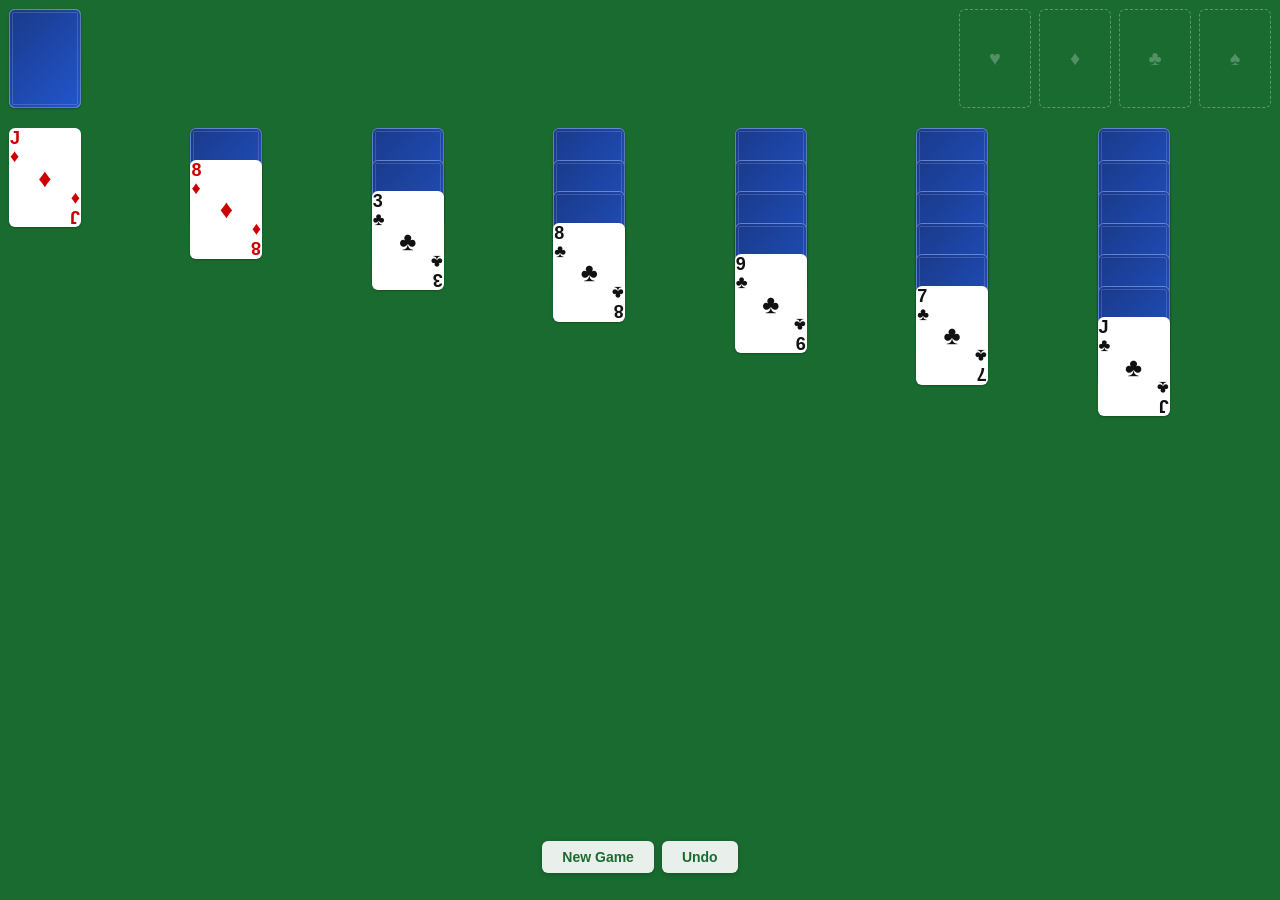
<file: index.html>
<!DOCTYPE html>
<html lang="en">
<head>
  <meta charset="UTF-8">
  <meta name="viewport" content="width=device-width, initial-scale=1.0, user-scalable=no">
  <meta name="theme-color" content="#1a6b30">
  <title>Solitaire</title>
  <link rel="manifest" href="manifest.json">
  <link rel="stylesheet" href="style.css">
</head>
<body>
  <div class="game-board">
    <!-- Top row: stock, waste, empty space, foundations -->
    <div class="top-row">
      <div class="stock-area">
        <div class="pile-slot stock" id="stock" title="Click or tap to draw"></div>
        <div class="pile-slot waste" id="waste"></div>
      </div>
      <div class="foundation-area">
        <div class="pile-slot foundation" id="foundation-0" data-foundation="0" title="Hearts"></div>
        <div class="pile-slot foundation" id="foundation-1" data-foundation="1" title="Diamonds"></div>
        <div class="pile-slot foundation" id="foundation-2" data-foundation="2" title="Clubs"></div>
        <div class="pile-slot foundation" id="foundation-3" data-foundation="3" title="Spades"></div>
      </div>
    </div>

    <!-- Bottom row: 7 tableau columns -->
    <div class="tableau" id="tableau-0" data-tableau="0"></div>
    <div class="tableau" id="tableau-1" data-tableau="1"></div>
    <div class="tableau" id="tableau-2" data-tableau="2"></div>
    <div class="tableau" id="tableau-3" data-tableau="3"></div>
    <div class="tableau" id="tableau-4" data-tableau="4"></div>
    <div class="tableau" id="tableau-5" data-tableau="5"></div>
    <div class="tableau" id="tableau-6" data-tableau="6"></div>

  </div>

  <!-- Controls (outside grid so it doesn't stretch columns) -->
  <div class="controls">
    <button id="new-game" title="New Game">New Game</button>
    <button id="undo-btn" title="Undo">Undo</button>
  </div>

  <!-- Win overlay -->
  <div class="win-overlay" id="win-overlay" hidden>
    <div class="win-dialog">
      <h1 id="overlay-title">You Win!</h1>
      <p class="win-subtitle" id="overlay-subtitle">Congratulations!</p>
      <button id="play-again">Play Again</button>
    </div>
  </div>

  <script src="game.js"></script>
  <script src="sw.js"></script>
</body>
</html>
</file>
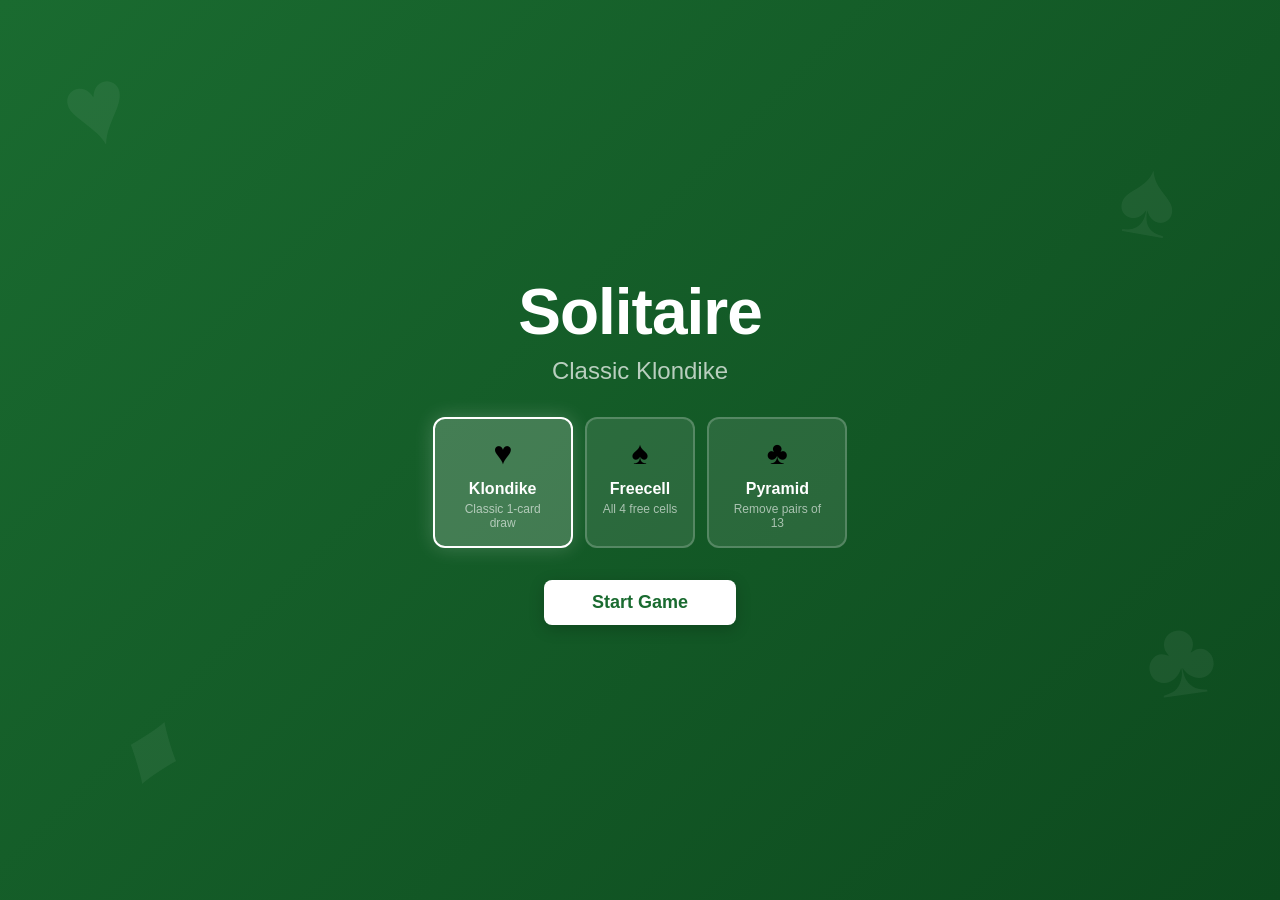
<file: landing.html>
<!DOCTYPE html>
<html lang="en">
<head>
  <meta charset="UTF-8">
  <meta name="viewport" content="width=device-width, initial-scale=1.0, user-scalable=no">
  <title>Solitaire</title>
  <link rel="manifest" href="manifest.json">
  <link rel="stylesheet" href="style.css">
</head>
<body>
  <div class="landing">
    <div class="landing-content">
      <h1 class="landing-title">Solitaire</h1>
      <p class="landing-subtitle">Classic Klondike</p>

      <div class="variant-selector">
        <div class="variant-card selected" data-variant="klondike">
          <div class="variant-icon">&#9829;</div>
          <span class="variant-name">Klondike</span>
          <span class="variant-desc">Classic 1-card draw</span>
        </div>
        <div class="variant-card" data-variant="freecell">
          <div class="variant-icon">&#9824;</div>
          <span class="variant-name">Freecell</span>
          <span class="variant-desc">All 4 free cells</span>
        </div>
        <div class="variant-card" data-variant="pyramid">
          <div class="variant-icon">&#9827;</div>
          <span class="variant-name">Pyramid</span>
          <span class="variant-desc">Remove pairs of 13</span>
        </div>
      </div>

      <button id="start-btn" class="start-btn">Start Game</button>
    </div>

    <div class="landing-decor">
      <div class="card-decor card-decor-1">&#9829;</div>
      <div class="card-decor card-decor-2">&#9824;</div>
      <div class="card-decor card-decor-3">&#9830;</div>
      <div class="card-decor card-decor-4">&#9827;</div>
    </div>
  </div>

  <script src="landing.js"></script>
</body>
</html>
</file>
<file: style.css>
*, *::before, *::after {
  margin: 0;
  padding: 0;
  box-sizing: border-box;
}

html, body {
  height: 100%;
  overflow: hidden;
  font-family: -apple-system, BlinkMacSystemFont, 'Segoe UI', sans-serif;
  background: #1a6b30;
  user-select: none;
  -webkit-user-select: none;
}

.game-board {
  display: grid;
  grid-template-rows: auto 1fr;
  grid-template-columns: repeat(7, 1fr);
  height: 93dvh;
  padding: clamp(4px, 1vmin, 12px);
  gap: clamp(4px, 1vmin, 8px);
  row-gap: clamp(20px, 1vmin, 20px);
  column-gap: clamp(4px, 1vmin, 8px);
}

/* ── Top row ── */

.top-row {
  display: flex;
  grid-column: 1 / -1;
  justify-content: space-between;
  align-items: flex-start;
  gap: clamp(4px, 1vmin, 8px);
  min-height: clamp(56px, 8.4vmin, 112px);
}

.stock-area {
  display: flex;
  gap: clamp(4px, 1vmin, 8px);
  align-items: flex-start;
}

.foundation-area {
  display: flex;
  gap: clamp(4px, 1vmin, 8px);
  align-items: flex-start;
}

/* ── Pile slots ── */

.pile-slot {
  width: clamp(56px, 8vmin, 90px);
  height: clamp(78px, 11vmin, 126px);
  border-radius: clamp(3px, 0.75vmin, 6px);
  position: relative;
}

.pile-slot.stock {
  border: clamp(1px, 0.2vmin, 2px) solid rgba(255, 255, 255, 0.4);
  cursor: pointer;
  background: rgba(255, 255, 255, 0.08);
  display: flex;
  align-items: center;
  justify-content: center;
}

.pile-slot.stock:hover {
  background: rgba(255, 255, 255, 0.15);
}

.pile-slot.stock.empty::after {
  content: '↻';
  font-size: clamp(12px, 2.5vmin, 20px);
  color: rgba(255, 255, 255, 0.5);
}

/* Foundation placeholders */
.foundation {
  border: clamp(1px, 0.2vmin, 2px) dashed rgba(255, 255, 255, 0.3);
  display: flex;
  align-items: center;
  justify-content: center;
}

.foundation::before {
  content: attr(data-suit);
  font-size: clamp(14px, 2.5vmin, 20px);
  color: rgba(255, 255, 255, 0.25);
}

/* ── Tableau columns ── */

.tableau {
  display: flex;
  flex-direction: column;
  position: relative;
  min-height: 80px;
}

/* Empty column placeholder — rendered by JS when needed */

/* ── Cards ── */

.card {
  width: clamp(56px, 8vmin, 90px);
  height: clamp(78px, 11vmin, 126px);
  background: white;
  border-radius: clamp(3px, 0.75vmin, 6px);
  box-shadow: 0 clamp(1px, 0.2vmin, 1px) clamp(2px, 0.5vmin, 2px) rgba(0, 0, 0, 0.25);
  position: absolute;
  cursor: grab;
  touch-action: none;
  -webkit-tap-highlight-color: transparent;
  flex-shrink: 0;
  z-index: 1;
}

.card.face-down {
  background: linear-gradient(135deg, #1a3a8a, #2255cc);
  border: clamp(1px, 0.15vmin, 1px) solid rgba(255, 255, 255, 0.3);
  cursor: default;
}

.card.face-down::after {
  content: '';
  position: absolute;
  inset: clamp(2px, 0.4vmin, 2px);
  border: clamp(1px, 0.1vmin, 1px) solid rgba(255, 255, 255, 0.15);
  border-radius: clamp(1px, 0.3vmin, 1px);
}

.card.red {
  color: #cc0000;
}

.card.black {
  color: #111;
}

.card.selected {
  box-shadow: 0 0 clamp(2px, 1vmin, 4px) clamp(1px, 0.3vmin, 3px) #ffcc00;
  z-index: 100;
}

.card.dragging {
  z-index: 1000;
  box-shadow: 0 clamp(2px, 1vmin, 4px) clamp(4px, 2vmin, 8px) rgba(0, 0, 0, 0.4);
  cursor: grabbing;
  transition: none;
}

/* Card content */
.card-corner {
  position: absolute;
  font-size: clamp(12px, 2.5vmin, 18px);
  font-weight: bold;
  line-height: 1;
  pointer-events: none;
}

.card-corner-top {
  top: clamp(1px, 0.25vmin, 1px);
  left: clamp(1px, 0.25vmin, 1px);
}

.card-corner-bottom {
  bottom: clamp(1px, 0.25vmin, 1px);
  right: clamp(1px, 0.25vmin, 1px);
  transform: rotate(180deg);
}

.card-suit {
  display: block;
  font-size: clamp(14px, 2vmin, 20px);
  margin-top: 0.05vmin;
}

.card-center {
  position: absolute;
  top: 50%;
  left: 50%;
  transform: translate(-50%, -50%);
  font-size: clamp(10px, 3vmin, 26px);
  pointer-events: none;
}

/* ── Tableau card stacking ── */

.tableau .card {
  position: absolute;
}

/* ── Drop target highlighting ── */

.pile-slot.drop-target,
.tableau.drop-target {
  border-color: #4caf50 !important;
  background: rgba(76, 175, 80, 0.15) !important;
}

/* ── Controls ── */

.controls {
  display: flex;
  justify-content: center;
  gap: 8px;
  padding: 4px 0;
}

.controls button {
  padding: 8px 20px;
  font-size: 14px;
  font-weight: 600;
  border: none;
  border-radius: 6px;
  background: rgba(255, 255, 255, 0.9);
  color: #1a6b30;
  cursor: pointer;
  box-shadow: 0 2px 5px rgba(0, 0, 0, 0.2);
  transition: background 0.15s, transform 0.1s;
  -webkit-tap-highlight-color: transparent;
}

.controls button:hover {
  background: white;
}

.controls button:active {
  transform: scale(0.97);
}

/* ── Landing page ── */

.landing {
  display: flex;
  align-items: center;
  justify-content: center;
  height: 100vh;
  height: 100dvh;
  background: linear-gradient(135deg, #1a6b30, #0d4a1e);
  overflow: hidden;
  position: relative;
}

.landing-content {
  text-align: center;
  z-index: 10;
}

.landing-title {
  font-size: clamp(32px, 8vmin, 64px);
  color: white;
  margin-bottom: 8px;
  font-weight: 700;
  letter-spacing: -1px;
}

.landing-subtitle {
  font-size: clamp(14px, 3vmin, 24px);
  color: rgba(255, 255, 255, 0.7);
  margin-bottom: 32px;
}

.variant-selector {
  display: flex;
  gap: 12px;
  justify-content: center;
  margin-bottom: 32px;
  flex-wrap: wrap;
  padding: 0 16px;
}

.variant-card {
  background: rgba(255, 255, 255, 0.1);
  border: 2px solid rgba(255, 255, 255, 0.2);
  border-radius: 12px;
  padding: 16px;
  cursor: pointer;
  transition: all 0.2s;
  min-width: 100px;
  max-width: 140px;
}

.variant-card:hover {
  background: rgba(255, 255, 255, 0.15);
  border-color: rgba(255, 255, 255, 0.4);
}

.variant-card.selected {
  background: rgba(255, 255, 255, 0.2);
  border-color: white;
  box-shadow: 0 0 20px rgba(255, 255, 255, 0.2);
}

.variant-icon {
  font-size: 32px;
  display: block;
  margin-bottom: 8px;
}

.variant-name {
  font-size: 16px;
  font-weight: 600;
  color: white;
  display: block;
  margin-bottom: 4px;
}

.variant-desc {
  font-size: 12px;
  color: rgba(255, 255, 255, 0.6);
  display: block;
}

.start-btn {
  background: white;
  color: #1a6b30;
  border: none;
  padding: 12px 48px;
  font-size: 18px;
  font-weight: 600;
  border-radius: 8px;
  cursor: pointer;
  transition: transform 0.1s, box-shadow 0.2s;
  box-shadow: 0 4px 16px rgba(0, 0, 0, 0.2);
}

.start-btn:hover {
  transform: scale(1.05);
  box-shadow: 0 6px 24px rgba(0, 0, 0, 0.3);
}

.start-btn:active {
  transform: scale(0.98);
}

/* Decorative cards */
.landing-decor {
  position: absolute;
  inset: 0;
  pointer-events: none;
  overflow: hidden;
}

.card-decor {
  position: absolute;
  font-size: clamp(48px, 12vmin, 120px);
  color: rgba(255, 255, 255, 0.06);
  font-weight: bold;
}

.card-decor-1 { top: 5%; left: 5%; transform: rotate(-15deg); }
.card-decor-2 { top: 15%; right: 8%; transform: rotate(10deg); }
.card-decor-3 { bottom: 10%; left: 10%; transform: rotate(20deg); }
.card-decor-4 { bottom: 20%; right: 5%; transform: rotate(-8deg); }

/* ── Win overlay ── */

.win-overlay {
  position: fixed;
  inset: 0;
  background: rgba(0, 0, 0, 0.6);
  display: flex;
  align-items: center;
  justify-content: center;
  z-index: 2000;
}

.win-overlay[hidden] {
  display: none;
}

.win-dialog {
  background: white;
  border-radius: 16px;
  padding: 32px 40px;
  text-align: center;
  box-shadow: 0 12px 32px rgba(0, 0, 0, 0.4);
}

.win-dialog h1 {
  font-size: 28px;
  color: #1a6b30;
  margin-bottom: 8px;
}

.win-subtitle {
  font-size: 14px;
  color: #666;
  margin-bottom: 20px;
}

.win-dialog button {
  padding: 10px 32px;
  font-size: 16px;
  font-weight: 600;
  border: none;
  border-radius: 8px;
  background: #1a6b30;
  color: white;
  cursor: pointer;
  transition: background 0.15s;
}

.win-dialog button:hover {
  background: #155a26;
}
</file>
